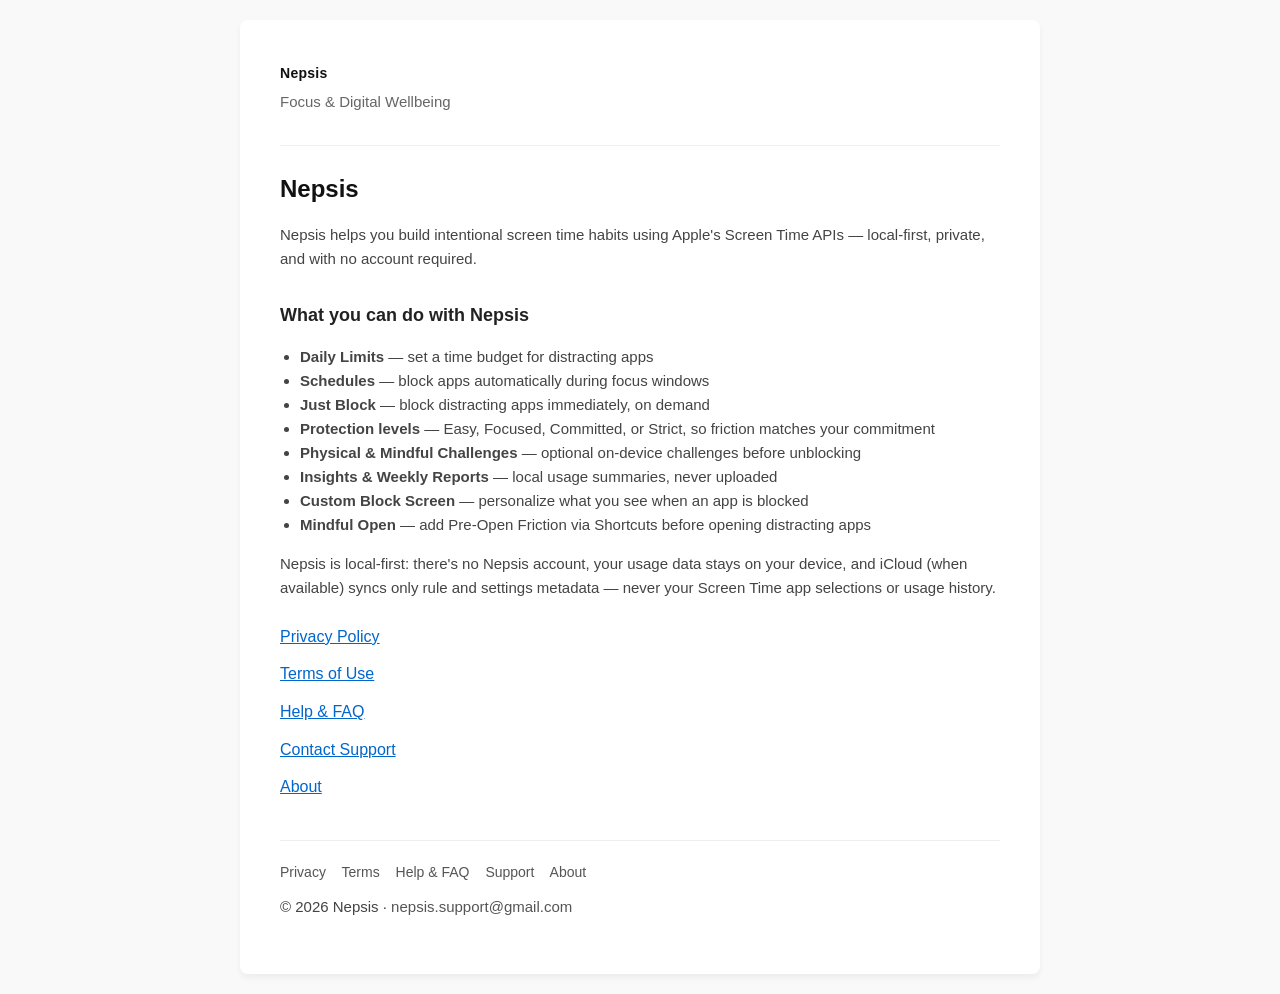
<file: index.html>
<!DOCTYPE html>
<html lang="en">
<head>
    <meta charset="UTF-8">
    <meta name="viewport" content="width=device-width, initial-scale=1.0">
    <title>Nepsis — Focus &amp; Digital Wellbeing</title>
    <link rel="stylesheet" href="/assets/site.css">
</head>
<body>
<div class="container">
    <header class="site-header">
        <a class="site-brand" href="./">Nepsis</a>
        <p class="tagline">Focus &amp; Digital Wellbeing</p>
    </header>

    <h1>Nepsis</h1>
    <p>Nepsis helps you build intentional screen time habits using Apple's Screen Time APIs — local-first, private, and with no account required.</p>

    <h2>What you can do with Nepsis</h2>
    <ul>
        <li><strong>Daily Limits</strong> — set a time budget for distracting apps</li>
        <li><strong>Schedules</strong> — block apps automatically during focus windows</li>
        <li><strong>Just Block</strong> — block distracting apps immediately, on demand</li>
        <li><strong>Protection levels</strong> — Easy, Focused, Committed, or Strict, so friction matches your commitment</li>
        <li><strong>Physical &amp; Mindful Challenges</strong> — optional on-device challenges before unblocking</li>
        <li><strong>Insights &amp; Weekly Reports</strong> — local usage summaries, never uploaded</li>
        <li><strong>Custom Block Screen</strong> — personalize what you see when an app is blocked</li>
        <li><strong>Mindful Open</strong> — add Pre-Open Friction via Shortcuts before opening distracting apps</li>
    </ul>

    <p>Nepsis is local-first: there's no Nepsis account, your usage data stays on your device, and iCloud (when available) syncs only rule and settings metadata — never your Screen Time app selections or usage history.</p>

    <ul class="landing-links">
        <li><a href="/privacy/">Privacy Policy</a></li>
        <li><a href="/terms/">Terms of Use</a></li>
        <li><a href="/help/">Help &amp; FAQ</a></li>
        <li><a href="/support/">Contact Support</a></li>
        <li><a href="/about/">About</a></li>
    </ul>

    <footer class="site-footer">
        <a href="/privacy/">Privacy</a>
        <a href="/terms/">Terms</a>
        <a href="/help/">Help &amp; FAQ</a>
        <a href="/support/">Support</a>
        <a href="/about/">About</a>
        <p style="margin-top: 12px;">© 2026 Nepsis · <a href="mailto:nepsis.support@gmail.com">nepsis.support@gmail.com</a></p>
    </footer>
</div>
</body>
</html>
</file>
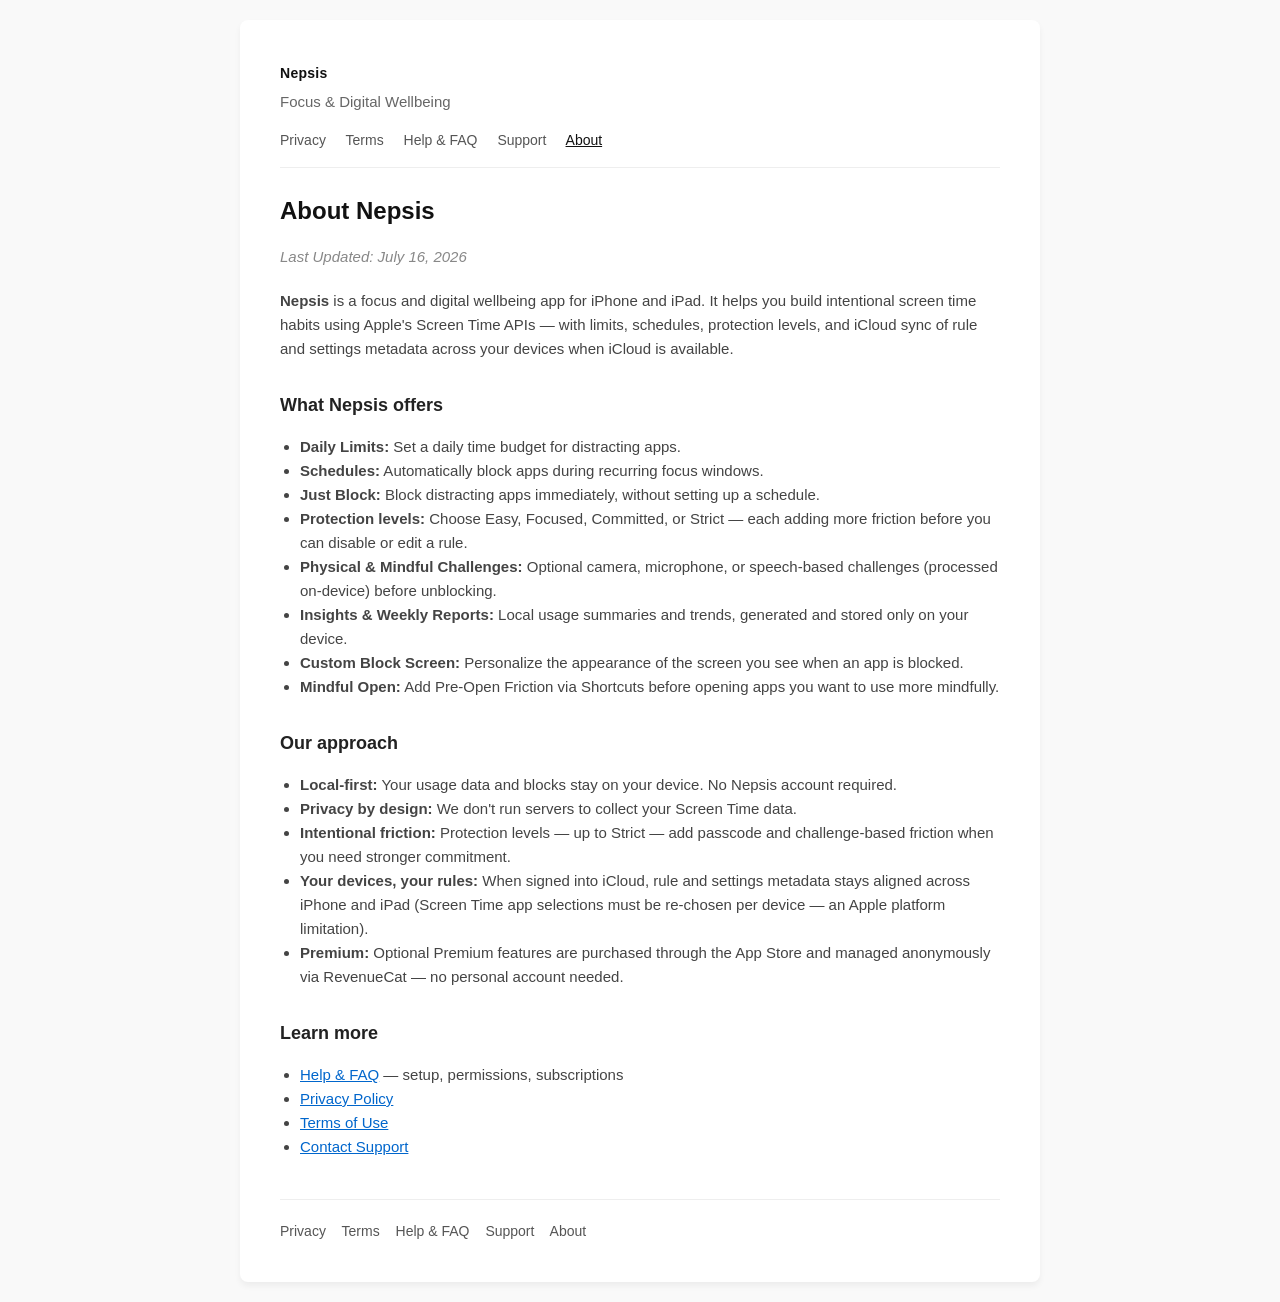
<file: about/index.html>
<!DOCTYPE html>
<html lang="en">
<head>
    <meta charset="UTF-8">
    <meta name="viewport" content="width=device-width, initial-scale=1.0">
    <title>About — Nepsis</title>
    <link rel="stylesheet" href="../assets/site.css">
</head>
<body>
<div class="container">
    <header class="site-header">
        <a class="site-brand" href="../">Nepsis</a>
        <p class="tagline">Focus &amp; Digital Wellbeing</p>
        <nav class="site-nav" aria-label="Site">
            <a href="../privacy/">Privacy</a>
            <a href="../terms/">Terms</a>
            <a href="../help/">Help &amp; FAQ</a>
            <a href="../support/">Support</a>
            <a href="../about/" class="active">About</a>
        </nav>
    </header>

    <h1>About Nepsis</h1>
    <p class="date">Last Updated: July 16, 2026</p>

    <p><strong>Nepsis</strong> is a focus and digital wellbeing app for iPhone and iPad. It helps you build intentional screen time habits using Apple's Screen Time APIs — with limits, schedules, protection levels, and iCloud sync of rule and settings metadata across your devices when iCloud is available.</p>

    <h2>What Nepsis offers</h2>
    <ul>
        <li><strong>Daily Limits:</strong> Set a daily time budget for distracting apps.</li>
        <li><strong>Schedules:</strong> Automatically block apps during recurring focus windows.</li>
        <li><strong>Just Block:</strong> Block distracting apps immediately, without setting up a schedule.</li>
        <li><strong>Protection levels:</strong> Choose Easy, Focused, Committed, or Strict — each adding more friction before you can disable or edit a rule.</li>
        <li><strong>Physical &amp; Mindful Challenges:</strong> Optional camera, microphone, or speech-based challenges (processed on-device) before unblocking.</li>
        <li><strong>Insights &amp; Weekly Reports:</strong> Local usage summaries and trends, generated and stored only on your device.</li>
        <li><strong>Custom Block Screen:</strong> Personalize the appearance of the screen you see when an app is blocked.</li>
        <li><strong>Mindful Open:</strong> Add Pre-Open Friction via Shortcuts before opening apps you want to use more mindfully.</li>
    </ul>

    <h2>Our approach</h2>
    <ul>
        <li><strong>Local-first:</strong> Your usage data and blocks stay on your device. No Nepsis account required.</li>
        <li><strong>Privacy by design:</strong> We don't run servers to collect your Screen Time data.</li>
        <li><strong>Intentional friction:</strong> Protection levels — up to Strict — add passcode and challenge-based friction when you need stronger commitment.</li>
        <li><strong>Your devices, your rules:</strong> When signed into iCloud, rule and settings metadata stays aligned across iPhone and iPad (Screen Time app selections must be re-chosen per device — an Apple platform limitation).</li>
        <li><strong>Premium:</strong> Optional Premium features are purchased through the App Store and managed anonymously via RevenueCat — no personal account needed.</li>
    </ul>

    <h2>Learn more</h2>
    <ul>
        <li><a href="../help/">Help &amp; FAQ</a> — setup, permissions, subscriptions</li>
        <li><a href="../privacy/">Privacy Policy</a></li>
        <li><a href="../terms/">Terms of Use</a></li>
        <li><a href="../support/">Contact Support</a></li>
    </ul>

    <footer class="site-footer">
        <a href="../privacy/">Privacy</a>
        <a href="../terms/">Terms</a>
        <a href="../help/">Help &amp; FAQ</a>
        <a href="../support/">Support</a>
        <a href="../about/">About</a>
    </footer>
</div>
</body>
</html>
</file>
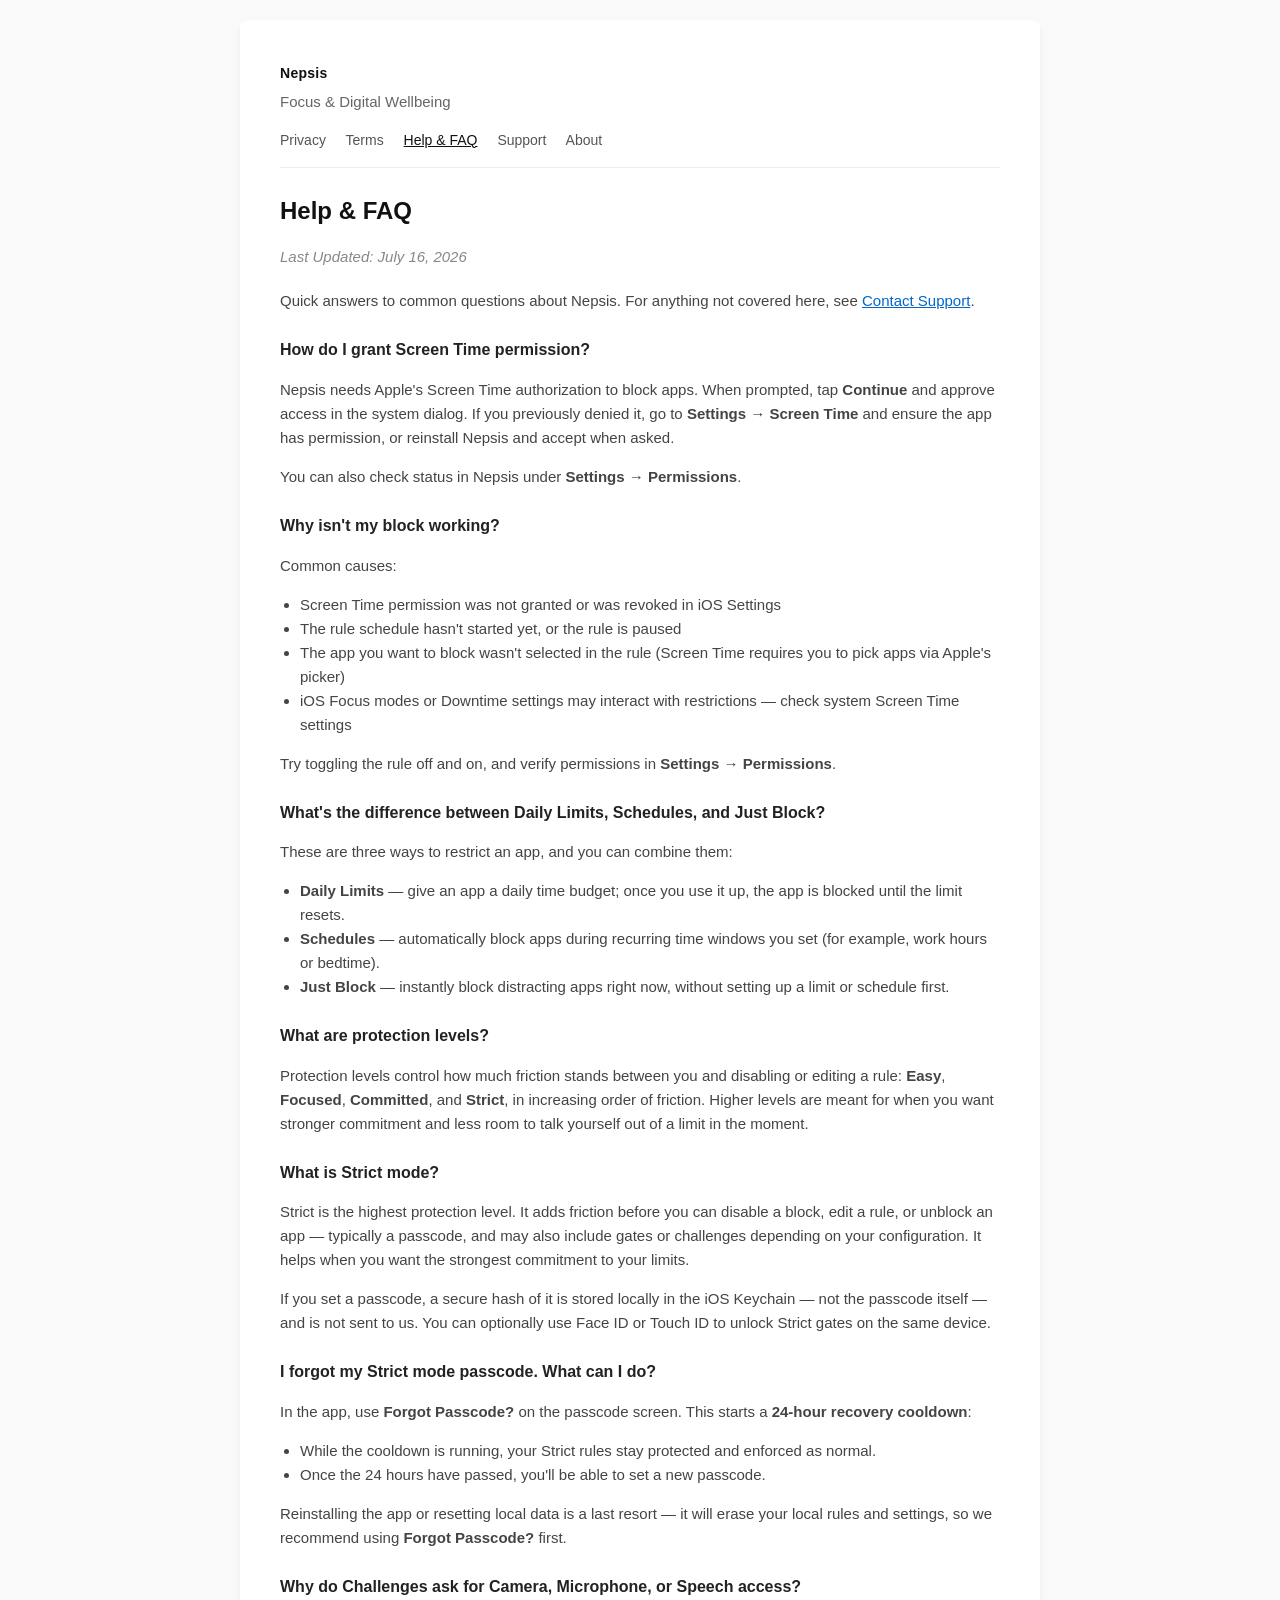
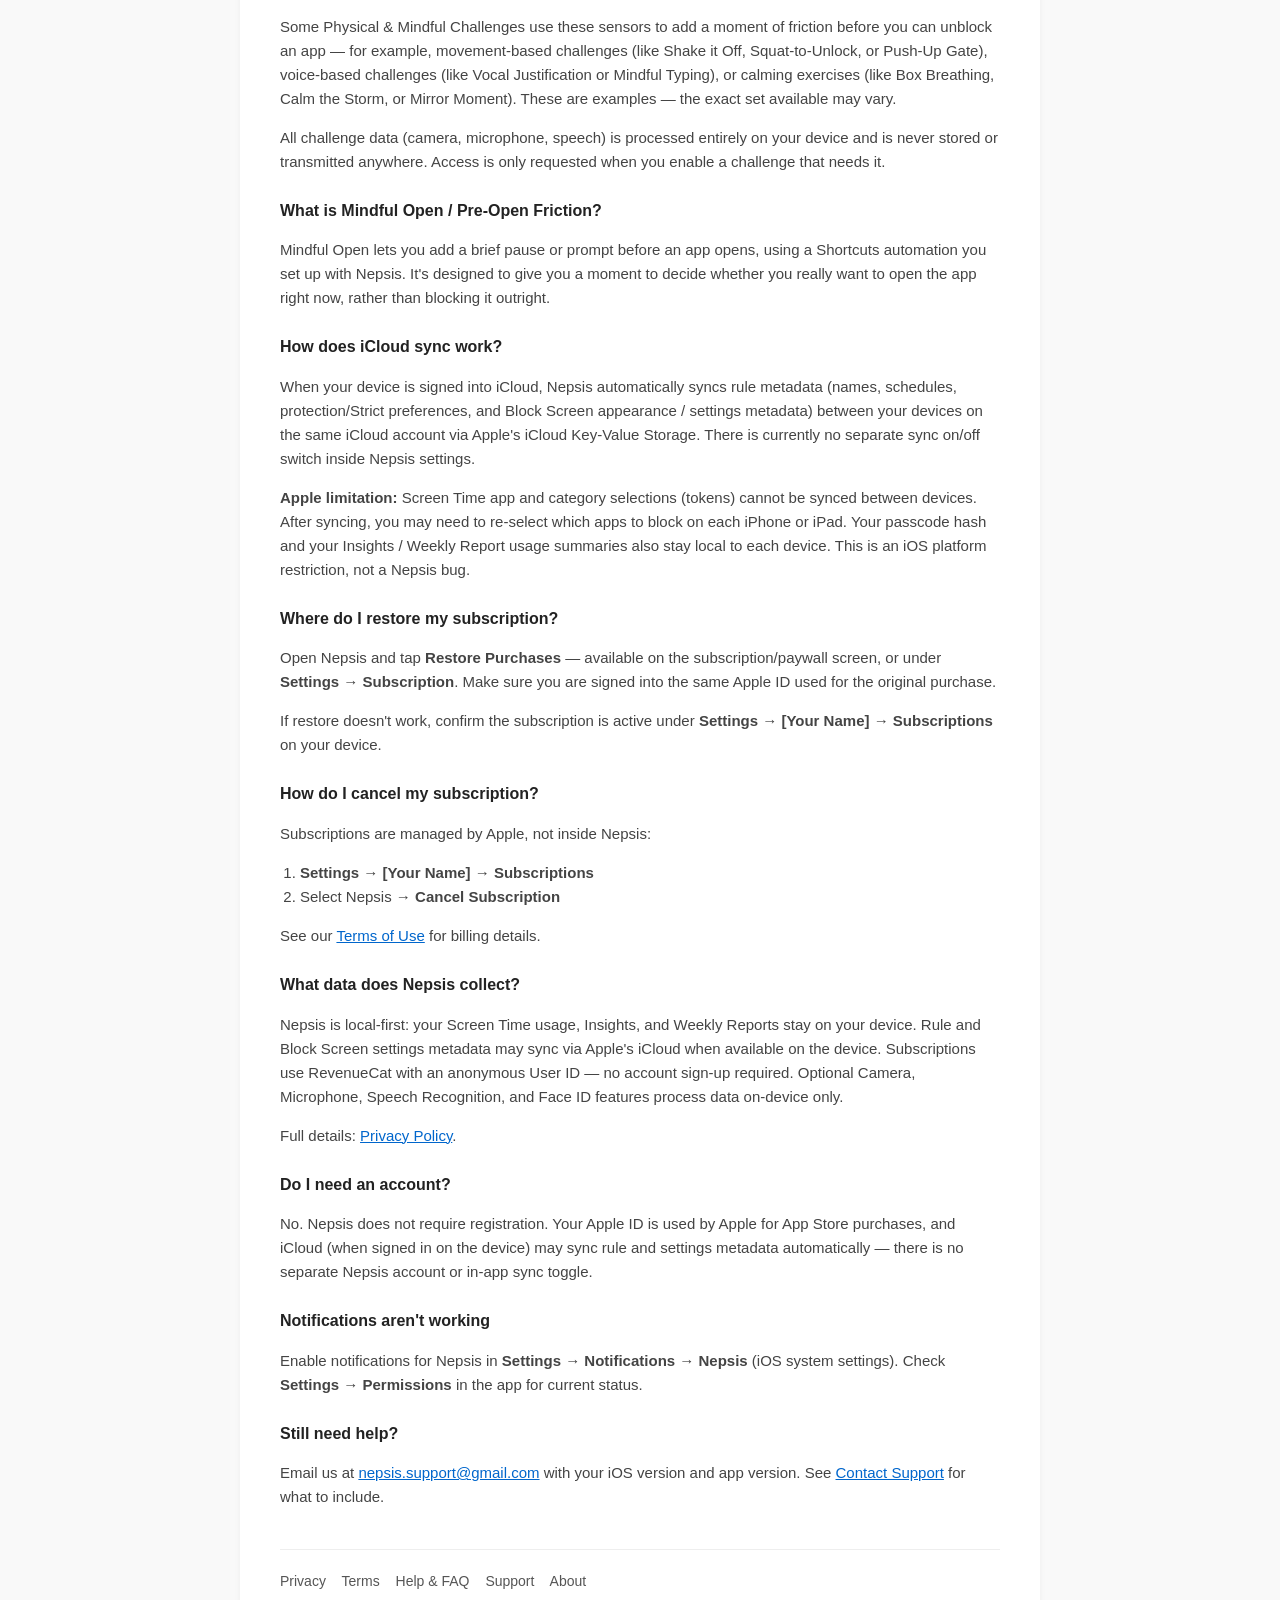
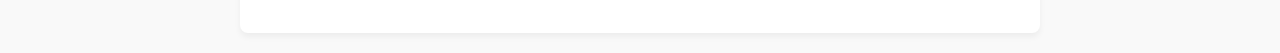
<file: help/index.html>
<!DOCTYPE html>
<html lang="en">
<head>
    <meta charset="UTF-8">
    <meta name="viewport" content="width=device-width, initial-scale=1.0">
    <title>Help &amp; FAQ — Nepsis</title>
    <link rel="stylesheet" href="../assets/site.css">
</head>
<body>
<div class="container">
    <header class="site-header">
        <a class="site-brand" href="../">Nepsis</a>
        <p class="tagline">Focus &amp; Digital Wellbeing</p>
        <nav class="site-nav" aria-label="Site">
            <a href="../privacy/">Privacy</a>
            <a href="../terms/">Terms</a>
            <a href="../help/" class="active">Help &amp; FAQ</a>
            <a href="../support/">Support</a>
            <a href="../about/">About</a>
        </nav>
    </header>

    <h1>Help &amp; FAQ</h1>
    <p class="date">Last Updated: July 16, 2026</p>

    <p>Quick answers to common questions about Nepsis. For anything not covered here, see <a href="../support/">Contact Support</a>.</p>

    <div class="faq-item">
        <h3>How do I grant Screen Time permission?</h3>
        <p>Nepsis needs Apple's Screen Time authorization to block apps. When prompted, tap <strong>Continue</strong> and approve access in the system dialog. If you previously denied it, go to <strong>Settings → Screen Time</strong> and ensure the app has permission, or reinstall Nepsis and accept when asked.</p>
        <p>You can also check status in Nepsis under <strong>Settings → Permissions</strong>.</p>
    </div>

    <div class="faq-item">
        <h3>Why isn't my block working?</h3>
        <p>Common causes:</p>
        <ul>
            <li>Screen Time permission was not granted or was revoked in iOS Settings</li>
            <li>The rule schedule hasn't started yet, or the rule is paused</li>
            <li>The app you want to block wasn't selected in the rule (Screen Time requires you to pick apps via Apple's picker)</li>
            <li>iOS Focus modes or Downtime settings may interact with restrictions — check system Screen Time settings</li>
        </ul>
        <p>Try toggling the rule off and on, and verify permissions in <strong>Settings → Permissions</strong>.</p>
    </div>

    <div class="faq-item">
        <h3>What's the difference between Daily Limits, Schedules, and Just Block?</h3>
        <p>These are three ways to restrict an app, and you can combine them:</p>
        <ul>
            <li><strong>Daily Limits</strong> — give an app a daily time budget; once you use it up, the app is blocked until the limit resets.</li>
            <li><strong>Schedules</strong> — automatically block apps during recurring time windows you set (for example, work hours or bedtime).</li>
            <li><strong>Just Block</strong> — instantly block distracting apps right now, without setting up a limit or schedule first.</li>
        </ul>
    </div>

    <div class="faq-item">
        <h3>What are protection levels?</h3>
        <p>Protection levels control how much friction stands between you and disabling or editing a rule: <strong>Easy</strong>, <strong>Focused</strong>, <strong>Committed</strong>, and <strong>Strict</strong>, in increasing order of friction. Higher levels are meant for when you want stronger commitment and less room to talk yourself out of a limit in the moment.</p>
    </div>

    <div class="faq-item">
        <h3>What is Strict mode?</h3>
        <p>Strict is the highest protection level. It adds friction before you can disable a block, edit a rule, or unblock an app — typically a passcode, and may also include gates or challenges depending on your configuration. It helps when you want the strongest commitment to your limits.</p>
        <p>If you set a passcode, a secure hash of it is stored locally in the iOS Keychain — not the passcode itself — and is not sent to us. You can optionally use Face ID or Touch ID to unlock Strict gates on the same device.</p>
    </div>

    <div class="faq-item">
        <h3>I forgot my Strict mode passcode. What can I do?</h3>
        <p>In the app, use <strong>Forgot Passcode?</strong> on the passcode screen. This starts a <strong>24-hour recovery cooldown</strong>:</p>
        <ul>
            <li>While the cooldown is running, your Strict rules stay protected and enforced as normal.</li>
            <li>Once the 24 hours have passed, you'll be able to set a new passcode.</li>
        </ul>
        <p>Reinstalling the app or resetting local data is a last resort — it will erase your local rules and settings, so we recommend using <strong>Forgot Passcode?</strong> first.</p>
    </div>

    <div class="faq-item">
        <h3>Why do Challenges ask for Camera, Microphone, or Speech access?</h3>
        <p>Some Physical &amp; Mindful Challenges use these sensors to add a moment of friction before you can unblock an app — for example, movement-based challenges (like Shake it Off, Squat-to-Unlock, or Push-Up Gate), voice-based challenges (like Vocal Justification or Mindful Typing), or calming exercises (like Box Breathing, Calm the Storm, or Mirror Moment). These are examples — the exact set available may vary.</p>
        <p>All challenge data (camera, microphone, speech) is processed entirely on your device and is never stored or transmitted anywhere. Access is only requested when you enable a challenge that needs it.</p>
    </div>

    <div class="faq-item">
        <h3>What is Mindful Open / Pre-Open Friction?</h3>
        <p>Mindful Open lets you add a brief pause or prompt before an app opens, using a Shortcuts automation you set up with Nepsis. It's designed to give you a moment to decide whether you really want to open the app right now, rather than blocking it outright.</p>
    </div>

    <div class="faq-item">
        <h3>How does iCloud sync work?</h3>
        <p>When your device is signed into iCloud, Nepsis automatically syncs rule metadata (names, schedules, protection/Strict preferences, and Block Screen appearance / settings metadata) between your devices on the same iCloud account via Apple's iCloud Key-Value Storage. There is currently no separate sync on/off switch inside Nepsis settings.</p>
        <p><strong>Apple limitation:</strong> Screen Time app and category selections (tokens) cannot be synced between devices. After syncing, you may need to re-select which apps to block on each iPhone or iPad. Your passcode hash and your Insights / Weekly Report usage summaries also stay local to each device. This is an iOS platform restriction, not a Nepsis bug.</p>
    </div>

    <div class="faq-item">
        <h3>Where do I restore my subscription?</h3>
        <p>Open Nepsis and tap <strong>Restore Purchases</strong> — available on the subscription/paywall screen, or under <strong>Settings → Subscription</strong>. Make sure you are signed into the same Apple ID used for the original purchase.</p>
        <p>If restore doesn't work, confirm the subscription is active under <strong>Settings → [Your Name] → Subscriptions</strong> on your device.</p>
    </div>

    <div class="faq-item">
        <h3>How do I cancel my subscription?</h3>
        <p>Subscriptions are managed by Apple, not inside Nepsis:</p>
        <ol>
            <li><strong>Settings → [Your Name] → Subscriptions</strong></li>
            <li>Select Nepsis → <strong>Cancel Subscription</strong></li>
        </ol>
        <p>See our <a href="../terms/">Terms of Use</a> for billing details.</p>
    </div>

    <div class="faq-item">
        <h3>What data does Nepsis collect?</h3>
        <p>Nepsis is local-first: your Screen Time usage, Insights, and Weekly Reports stay on your device. Rule and Block Screen settings metadata may sync via Apple's iCloud when available on the device. Subscriptions use RevenueCat with an anonymous User ID — no account sign-up required. Optional Camera, Microphone, Speech Recognition, and Face ID features process data on-device only.</p>
        <p>Full details: <a href="../privacy/">Privacy Policy</a>.</p>
    </div>

    <div class="faq-item">
        <h3>Do I need an account?</h3>
        <p>No. Nepsis does not require registration. Your Apple ID is used by Apple for App Store purchases, and iCloud (when signed in on the device) may sync rule and settings metadata automatically — there is no separate Nepsis account or in-app sync toggle.</p>
    </div>

    <div class="faq-item">
        <h3>Notifications aren't working</h3>
        <p>Enable notifications for Nepsis in <strong>Settings → Notifications → Nepsis</strong> (iOS system settings). Check <strong>Settings → Permissions</strong> in the app for current status.</p>
    </div>

    <div class="faq-item">
        <h3>Still need help?</h3>
        <p>Email us at <a href="mailto:nepsis.support@gmail.com">nepsis.support@gmail.com</a> with your iOS version and app version. See <a href="../support/">Contact Support</a> for what to include.</p>
    </div>

    <footer class="site-footer">
        <a href="../privacy/">Privacy</a>
        <a href="../terms/">Terms</a>
        <a href="../help/">Help &amp; FAQ</a>
        <a href="../support/">Support</a>
        <a href="../about/">About</a>
    </footer>
</div>
</body>
</html>
</file>
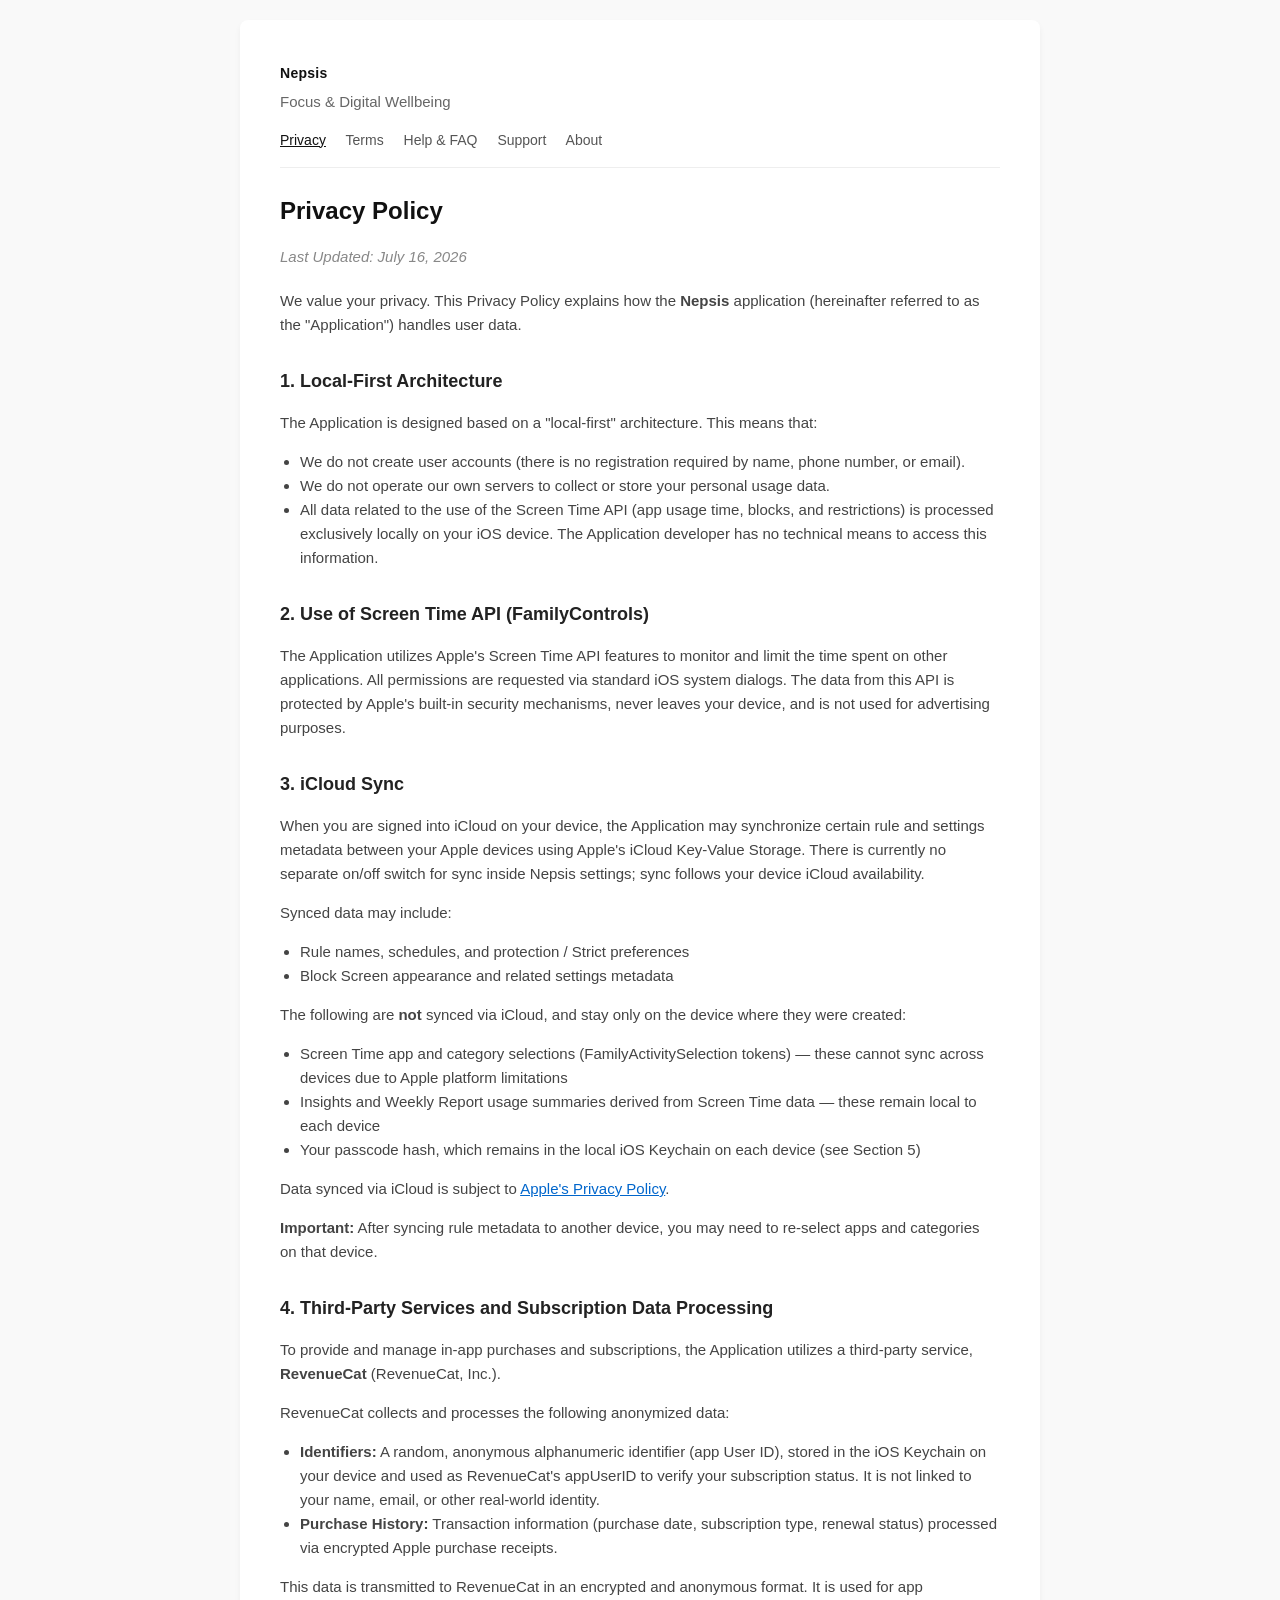
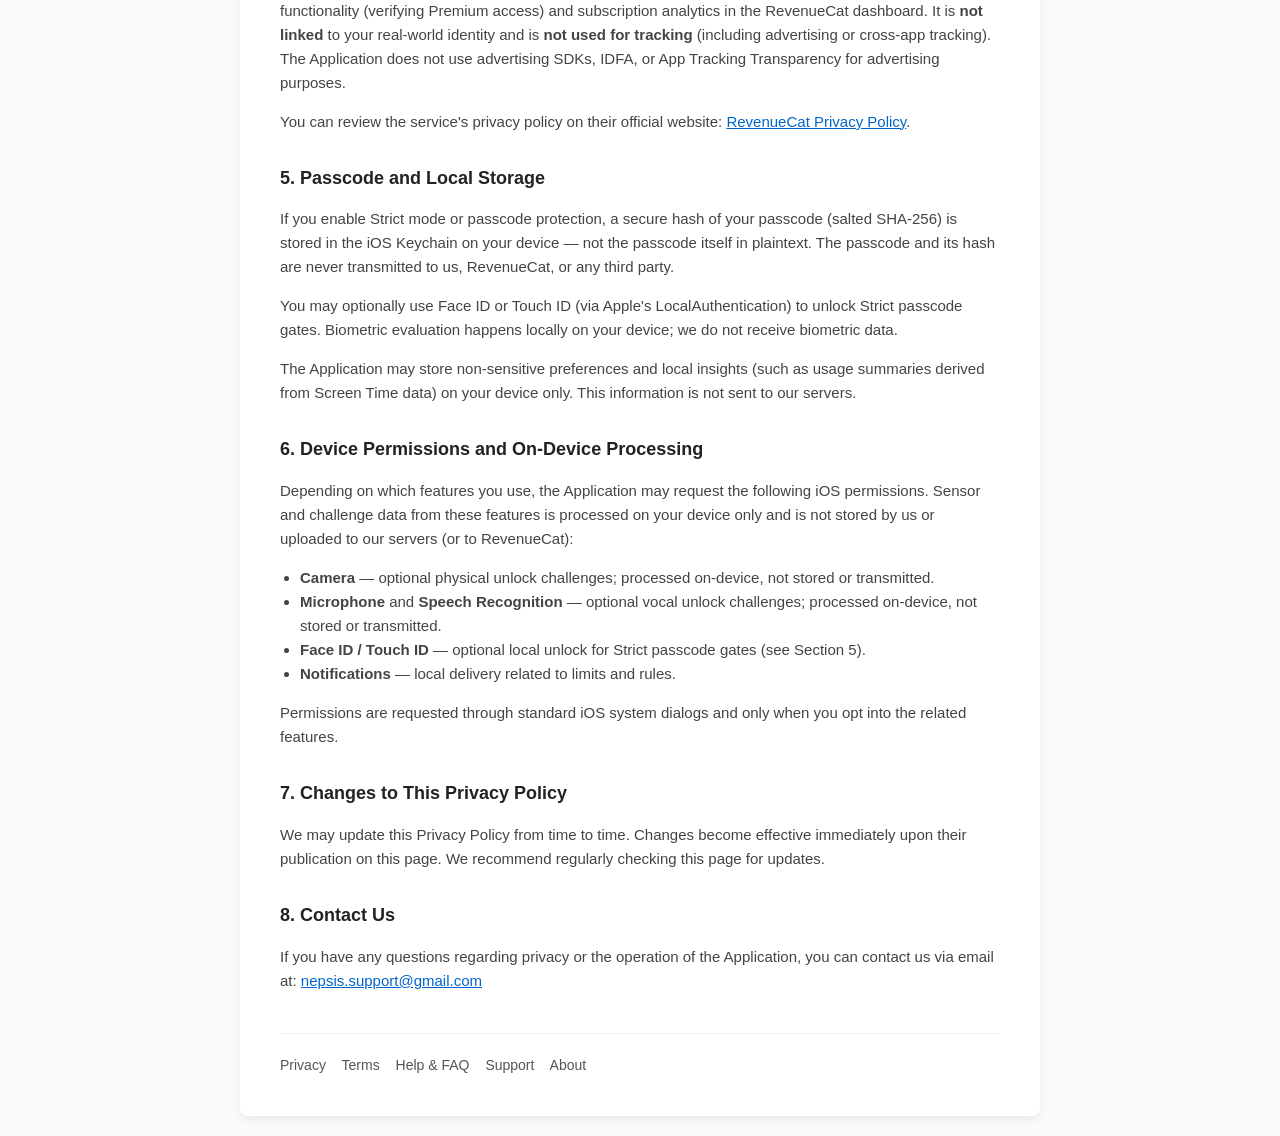
<file: privacy/index.html>
<!DOCTYPE html>
<html lang="en">
<head>
    <meta charset="UTF-8">
    <meta name="viewport" content="width=device-width, initial-scale=1.0">
    <title>Privacy Policy — Nepsis</title>
    <link rel="stylesheet" href="../assets/site.css">
</head>
<body>
<div class="container">
    <header class="site-header">
        <a class="site-brand" href="../">Nepsis</a>
        <p class="tagline">Focus &amp; Digital Wellbeing</p>
        <nav class="site-nav" aria-label="Site">
            <a href="../privacy/" class="active">Privacy</a>
            <a href="../terms/">Terms</a>
            <a href="../help/">Help &amp; FAQ</a>
            <a href="../support/">Support</a>
            <a href="../about/">About</a>
        </nav>
    </header>

    <h1>Privacy Policy</h1>
    <p class="date">Last Updated: July 16, 2026</p>

    <p>We value your privacy. This Privacy Policy explains how the <strong>Nepsis</strong> application (hereinafter referred to as the "Application") handles user data.</p>

    <h2>1. Local-First Architecture</h2>
    <p>The Application is designed based on a "local-first" architecture. This means that:</p>
    <ul>
        <li>We do not create user accounts (there is no registration required by name, phone number, or email).</li>
        <li>We do not operate our own servers to collect or store your personal usage data.</li>
        <li>All data related to the use of the Screen Time API (app usage time, blocks, and restrictions) is processed exclusively locally on your iOS device. The Application developer has no technical means to access this information.</li>
    </ul>

    <h2>2. Use of Screen Time API (FamilyControls)</h2>
    <p>The Application utilizes Apple's Screen Time API features to monitor and limit the time spent on other applications. All permissions are requested via standard iOS system dialogs. The data from this API is protected by Apple's built-in security mechanisms, never leaves your device, and is not used for advertising purposes.</p>

    <h2>3. iCloud Sync</h2>
    <p>When you are signed into iCloud on your device, the Application may synchronize certain rule and settings metadata between your Apple devices using Apple's iCloud Key-Value Storage. There is currently no separate on/off switch for sync inside Nepsis settings; sync follows your device iCloud availability.</p>
    <p>Synced data may include:</p>
    <ul>
        <li>Rule names, schedules, and protection / Strict preferences</li>
        <li>Block Screen appearance and related settings metadata</li>
    </ul>
    <p>The following are <strong>not</strong> synced via iCloud, and stay only on the device where they were created:</p>
    <ul>
        <li>Screen Time app and category selections (FamilyActivitySelection tokens) — these cannot sync across devices due to Apple platform limitations</li>
        <li>Insights and Weekly Report usage summaries derived from Screen Time data — these remain local to each device</li>
        <li>Your passcode hash, which remains in the local iOS Keychain on each device (see Section 5)</li>
    </ul>
    <p>Data synced via iCloud is subject to <a href="https://www.apple.com/legal/privacy/" target="_blank" rel="noopener">Apple's Privacy Policy</a>.</p>
    <p><strong>Important:</strong> After syncing rule metadata to another device, you may need to re-select apps and categories on that device.</p>

    <h2>4. Third-Party Services and Subscription Data Processing</h2>
    <p>To provide and manage in-app purchases and subscriptions, the Application utilizes a third-party service, <strong>RevenueCat</strong> (RevenueCat, Inc.).</p>
    <p>RevenueCat collects and processes the following anonymized data:</p>
    <ul>
        <li><strong>Identifiers:</strong> A random, anonymous alphanumeric identifier (app User ID), stored in the iOS Keychain on your device and used as RevenueCat's appUserID to verify your subscription status. It is not linked to your name, email, or other real-world identity.</li>
        <li><strong>Purchase History:</strong> Transaction information (purchase date, subscription type, renewal status) processed via encrypted Apple purchase receipts.</li>
    </ul>
    <p>This data is transmitted to RevenueCat in an encrypted and anonymous format. It is used for app functionality (verifying Premium access) and subscription analytics in the RevenueCat dashboard. It is <strong>not linked</strong> to your real-world identity and is <strong>not used for tracking</strong> (including advertising or cross-app tracking). The Application does not use advertising SDKs, IDFA, or App Tracking Transparency for advertising purposes.</p>
    <p>You can review the service's privacy policy on their official website: <a href="https://www.revenuecat.com/privacy" target="_blank" rel="noopener">RevenueCat Privacy Policy</a>.</p>

    <h2>5. Passcode and Local Storage</h2>
    <p>If you enable Strict mode or passcode protection, a secure hash of your passcode (salted SHA-256) is stored in the iOS Keychain on your device — not the passcode itself in plaintext. The passcode and its hash are never transmitted to us, RevenueCat, or any third party.</p>
    <p>You may optionally use Face ID or Touch ID (via Apple's LocalAuthentication) to unlock Strict passcode gates. Biometric evaluation happens locally on your device; we do not receive biometric data.</p>
    <p>The Application may store non-sensitive preferences and local insights (such as usage summaries derived from Screen Time data) on your device only. This information is not sent to our servers.</p>

    <h2>6. Device Permissions and On-Device Processing</h2>
    <p>Depending on which features you use, the Application may request the following iOS permissions. Sensor and challenge data from these features is processed on your device only and is not stored by us or uploaded to our servers (or to RevenueCat):</p>
    <ul>
        <li><strong>Camera</strong> — optional physical unlock challenges; processed on-device, not stored or transmitted.</li>
        <li><strong>Microphone</strong> and <strong>Speech Recognition</strong> — optional vocal unlock challenges; processed on-device, not stored or transmitted.</li>
        <li><strong>Face ID / Touch ID</strong> — optional local unlock for Strict passcode gates (see Section 5).</li>
        <li><strong>Notifications</strong> — local delivery related to limits and rules.</li>
    </ul>
    <p>Permissions are requested through standard iOS system dialogs and only when you opt into the related features.</p>

    <h2>7. Changes to This Privacy Policy</h2>
    <p>We may update this Privacy Policy from time to time. Changes become effective immediately upon their publication on this page. We recommend regularly checking this page for updates.</p>

    <h2>8. Contact Us</h2>
    <p>If you have any questions regarding privacy or the operation of the Application, you can contact us via email at: <a href="mailto:nepsis.support@gmail.com">nepsis.support@gmail.com</a></p>

    <footer class="site-footer">
        <a href="../privacy/">Privacy</a>
        <a href="../terms/">Terms</a>
        <a href="../help/">Help &amp; FAQ</a>
        <a href="../support/">Support</a>
        <a href="../about/">About</a>
    </footer>
</div>
</body>
</html>
</file>
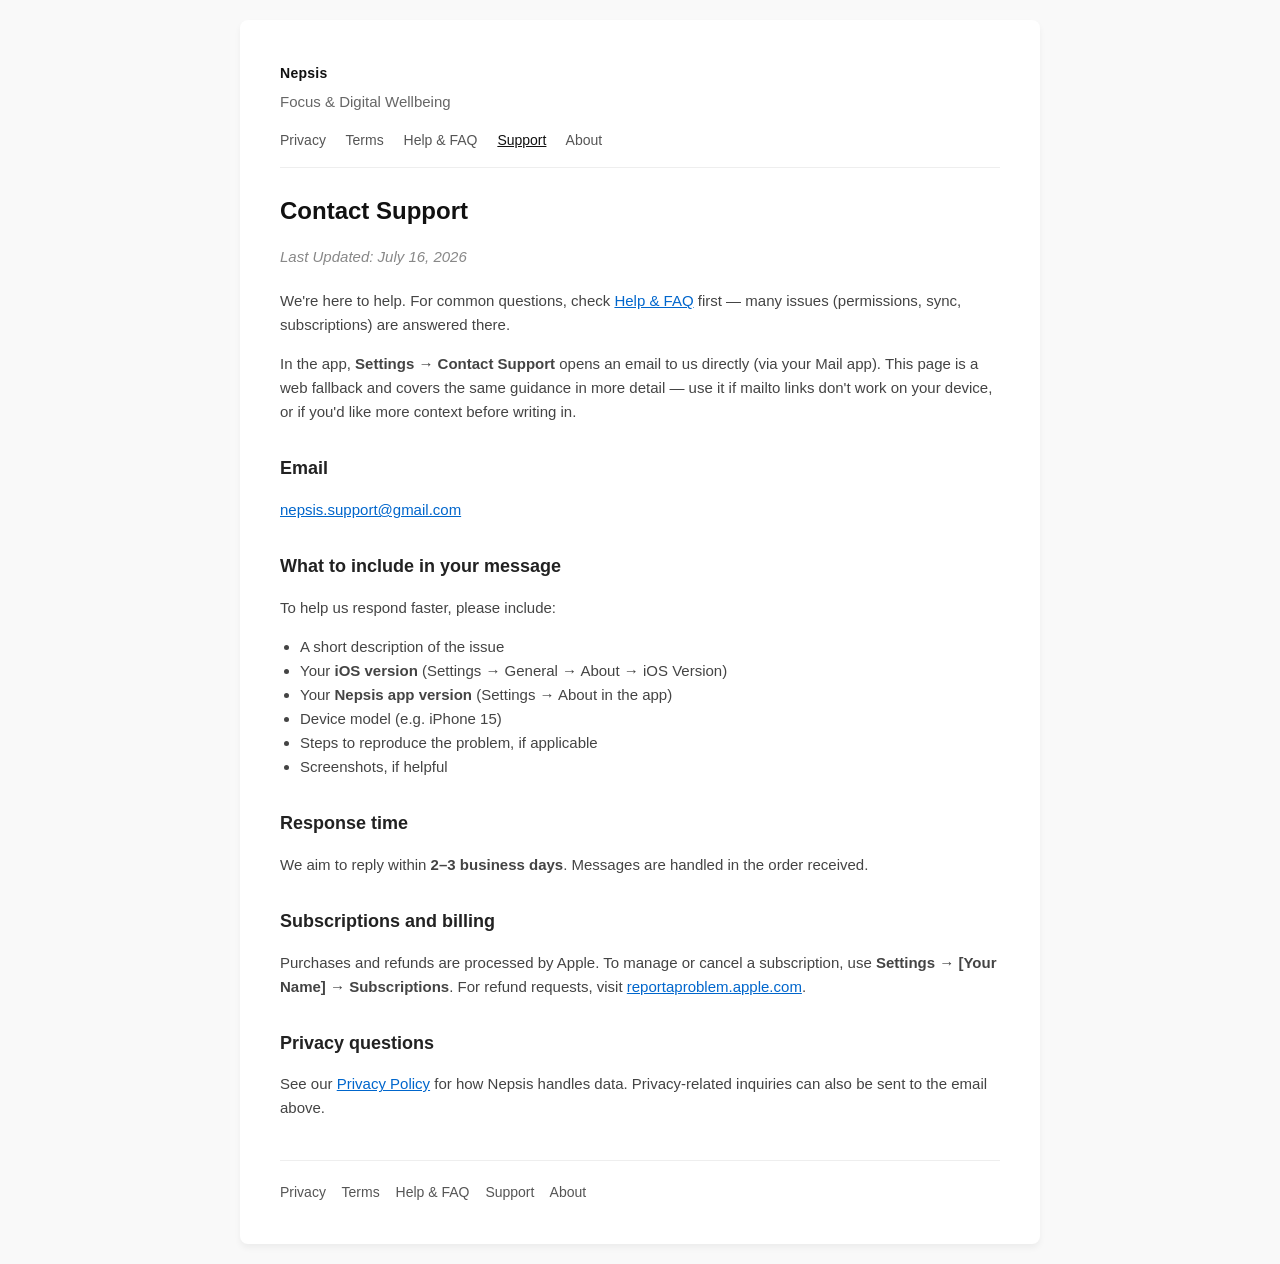
<file: support/index.html>
<!DOCTYPE html>
<html lang="en">
<head>
    <meta charset="UTF-8">
    <meta name="viewport" content="width=device-width, initial-scale=1.0">
    <title>Contact Support — Nepsis</title>
    <link rel="stylesheet" href="../assets/site.css">
</head>
<body>
<div class="container">
    <header class="site-header">
        <a class="site-brand" href="../">Nepsis</a>
        <p class="tagline">Focus &amp; Digital Wellbeing</p>
        <nav class="site-nav" aria-label="Site">
            <a href="../privacy/">Privacy</a>
            <a href="../terms/">Terms</a>
            <a href="../help/">Help &amp; FAQ</a>
            <a href="../support/" class="active">Support</a>
            <a href="../about/">About</a>
        </nav>
    </header>

    <h1>Contact Support</h1>
    <p class="date">Last Updated: July 16, 2026</p>

    <p>We're here to help. For common questions, check <a href="../help/">Help &amp; FAQ</a> first — many issues (permissions, sync, subscriptions) are answered there.</p>

    <p>In the app, <strong>Settings → Contact Support</strong> opens an email to us directly (via your Mail app). This page is a web fallback and covers the same guidance in more detail — use it if mailto links don't work on your device, or if you'd like more context before writing in.</p>

    <h2>Email</h2>
    <p>
        <a href="mailto:nepsis.support@gmail.com?subject=Nepsis%20Support%20Request">nepsis.support@gmail.com</a>
    </p>

    <h2>What to include in your message</h2>
    <p>To help us respond faster, please include:</p>
    <ul>
        <li>A short description of the issue</li>
        <li>Your <strong>iOS version</strong> (Settings → General → About → iOS Version)</li>
        <li>Your <strong>Nepsis app version</strong> (Settings → About in the app)</li>
        <li>Device model (e.g. iPhone 15)</li>
        <li>Steps to reproduce the problem, if applicable</li>
        <li>Screenshots, if helpful</li>
    </ul>

    <h2>Response time</h2>
    <p>We aim to reply within <strong>2–3 business days</strong>. Messages are handled in the order received.</p>

    <h2>Subscriptions and billing</h2>
    <p>Purchases and refunds are processed by Apple. To manage or cancel a subscription, use <strong>Settings → [Your Name] → Subscriptions</strong>. For refund requests, visit <a href="https://reportaproblem.apple.com/" target="_blank" rel="noopener">reportaproblem.apple.com</a>.</p>

    <h2>Privacy questions</h2>
    <p>See our <a href="../privacy/">Privacy Policy</a> for how Nepsis handles data. Privacy-related inquiries can also be sent to the email above.</p>

    <footer class="site-footer">
        <a href="../privacy/">Privacy</a>
        <a href="../terms/">Terms</a>
        <a href="../help/">Help &amp; FAQ</a>
        <a href="../support/">Support</a>
        <a href="../about/">About</a>
    </footer>
</div>
</body>
</html>
</file>
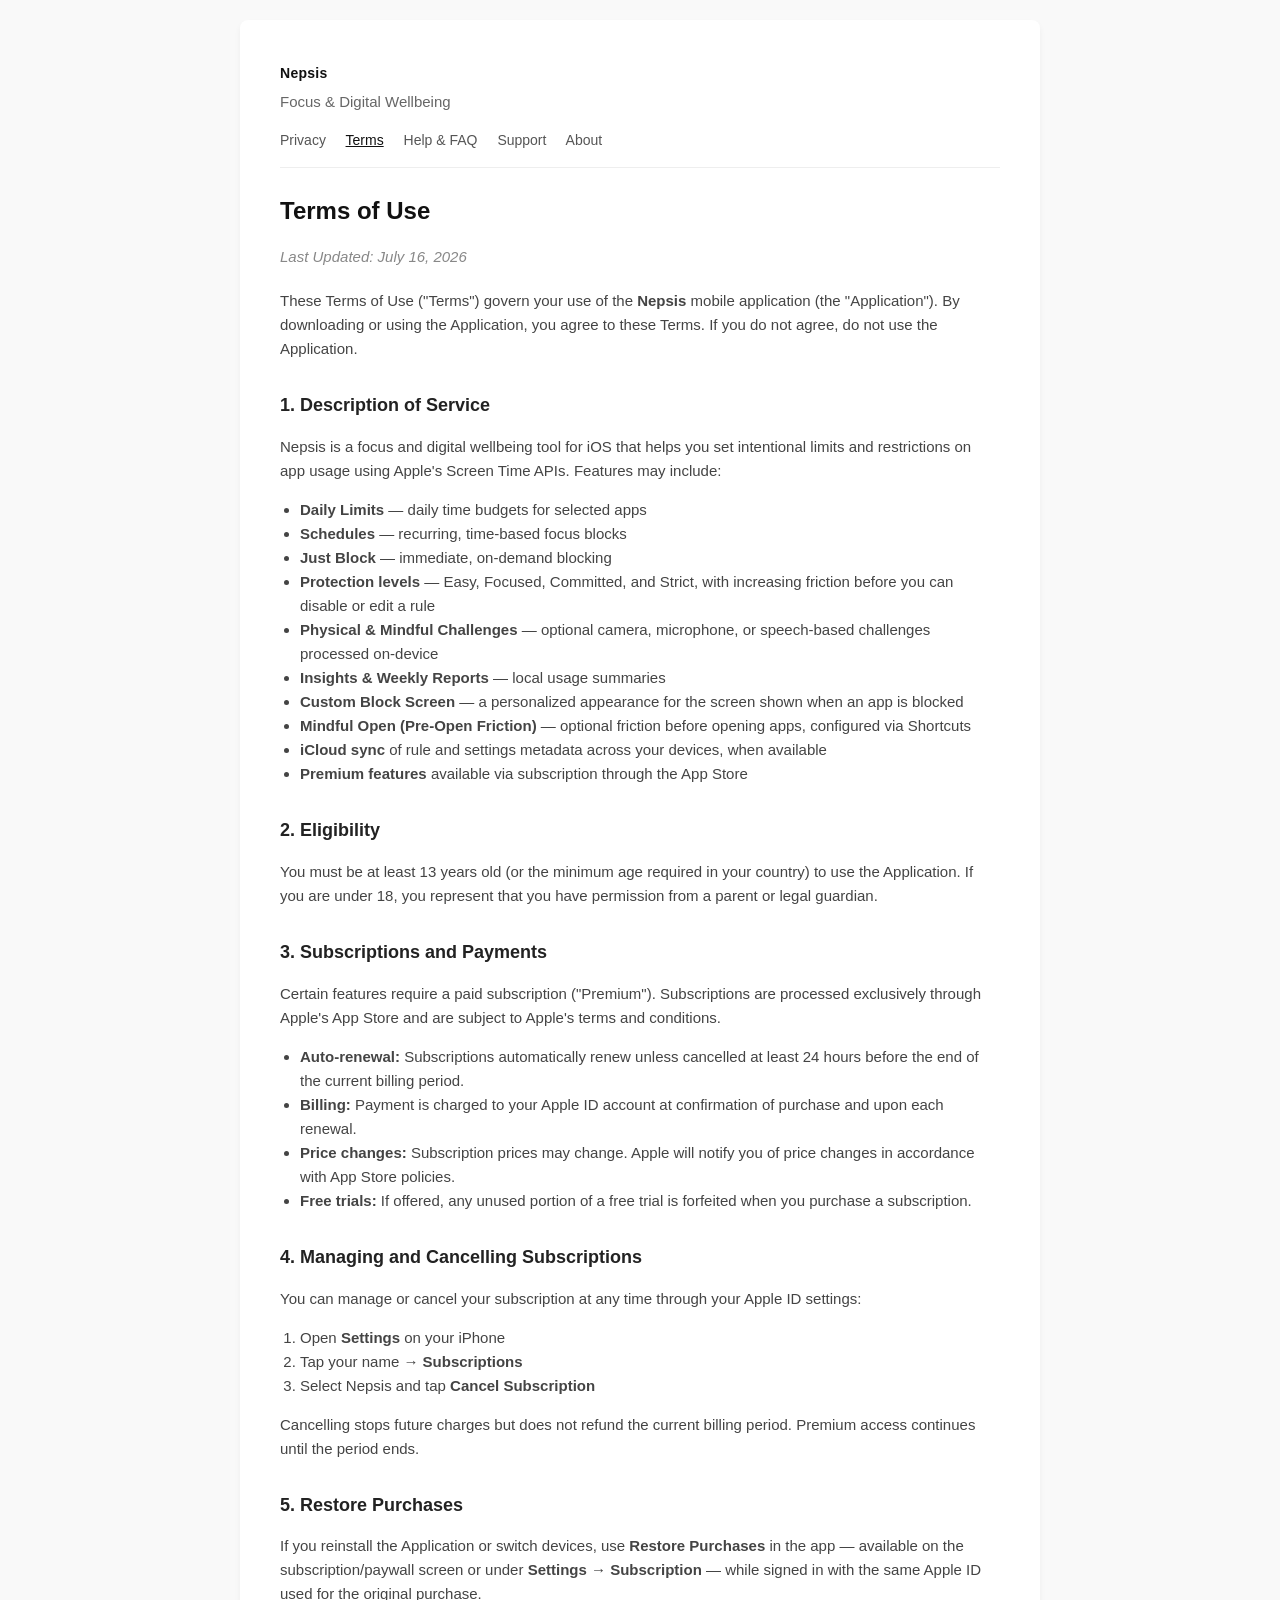
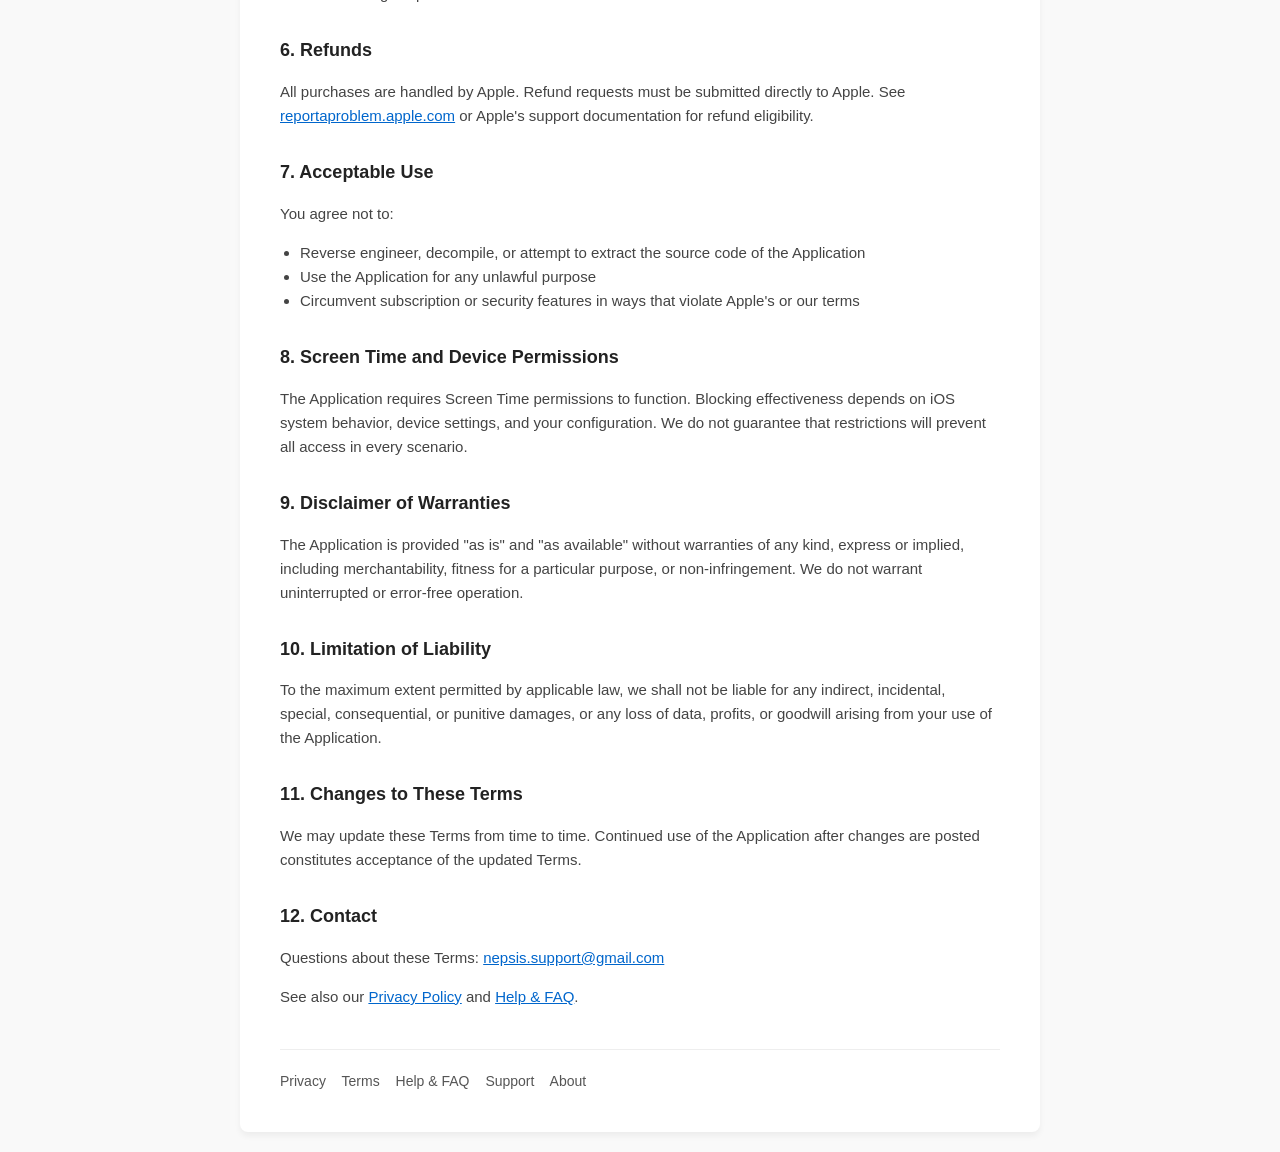
<file: terms/index.html>
<!DOCTYPE html>
<html lang="en">
<head>
    <meta charset="UTF-8">
    <meta name="viewport" content="width=device-width, initial-scale=1.0">
    <title>Terms of Use — Nepsis</title>
    <link rel="stylesheet" href="../assets/site.css">
</head>
<body>
<div class="container">
    <header class="site-header">
        <a class="site-brand" href="../">Nepsis</a>
        <p class="tagline">Focus &amp; Digital Wellbeing</p>
        <nav class="site-nav" aria-label="Site">
            <a href="../privacy/">Privacy</a>
            <a href="../terms/" class="active">Terms</a>
            <a href="../help/">Help &amp; FAQ</a>
            <a href="../support/">Support</a>
            <a href="../about/">About</a>
        </nav>
    </header>

    <h1>Terms of Use</h1>
    <p class="date">Last Updated: July 16, 2026</p>

    <p>These Terms of Use ("Terms") govern your use of the <strong>Nepsis</strong> mobile application (the "Application"). By downloading or using the Application, you agree to these Terms. If you do not agree, do not use the Application.</p>

    <h2>1. Description of Service</h2>
    <p>Nepsis is a focus and digital wellbeing tool for iOS that helps you set intentional limits and restrictions on app usage using Apple's Screen Time APIs. Features may include:</p>
    <ul>
        <li><strong>Daily Limits</strong> — daily time budgets for selected apps</li>
        <li><strong>Schedules</strong> — recurring, time-based focus blocks</li>
        <li><strong>Just Block</strong> — immediate, on-demand blocking</li>
        <li><strong>Protection levels</strong> — Easy, Focused, Committed, and Strict, with increasing friction before you can disable or edit a rule</li>
        <li><strong>Physical &amp; Mindful Challenges</strong> — optional camera, microphone, or speech-based challenges processed on-device</li>
        <li><strong>Insights &amp; Weekly Reports</strong> — local usage summaries</li>
        <li><strong>Custom Block Screen</strong> — a personalized appearance for the screen shown when an app is blocked</li>
        <li><strong>Mindful Open (Pre-Open Friction)</strong> — optional friction before opening apps, configured via Shortcuts</li>
        <li><strong>iCloud sync</strong> of rule and settings metadata across your devices, when available</li>
        <li><strong>Premium features</strong> available via subscription through the App Store</li>
    </ul>

    <h2>2. Eligibility</h2>
    <p>You must be at least 13 years old (or the minimum age required in your country) to use the Application. If you are under 18, you represent that you have permission from a parent or legal guardian.</p>

    <h2>3. Subscriptions and Payments</h2>
    <p>Certain features require a paid subscription ("Premium"). Subscriptions are processed exclusively through Apple's App Store and are subject to Apple's terms and conditions.</p>
    <ul>
        <li><strong>Auto-renewal:</strong> Subscriptions automatically renew unless cancelled at least 24 hours before the end of the current billing period.</li>
        <li><strong>Billing:</strong> Payment is charged to your Apple ID account at confirmation of purchase and upon each renewal.</li>
        <li><strong>Price changes:</strong> Subscription prices may change. Apple will notify you of price changes in accordance with App Store policies.</li>
        <li><strong>Free trials:</strong> If offered, any unused portion of a free trial is forfeited when you purchase a subscription.</li>
    </ul>

    <h2>4. Managing and Cancelling Subscriptions</h2>
    <p>You can manage or cancel your subscription at any time through your Apple ID settings:</p>
    <ol>
        <li>Open <strong>Settings</strong> on your iPhone</li>
        <li>Tap your name → <strong>Subscriptions</strong></li>
        <li>Select Nepsis and tap <strong>Cancel Subscription</strong></li>
    </ol>
    <p>Cancelling stops future charges but does not refund the current billing period. Premium access continues until the period ends.</p>

    <h2>5. Restore Purchases</h2>
    <p>If you reinstall the Application or switch devices, use <strong>Restore Purchases</strong> in the app — available on the subscription/paywall screen or under <strong>Settings → Subscription</strong> — while signed in with the same Apple ID used for the original purchase.</p>

    <h2>6. Refunds</h2>
    <p>All purchases are handled by Apple. Refund requests must be submitted directly to Apple. See <a href="https://reportaproblem.apple.com/" target="_blank" rel="noopener">reportaproblem.apple.com</a> or Apple's support documentation for refund eligibility.</p>

    <h2>7. Acceptable Use</h2>
    <p>You agree not to:</p>
    <ul>
        <li>Reverse engineer, decompile, or attempt to extract the source code of the Application</li>
        <li>Use the Application for any unlawful purpose</li>
        <li>Circumvent subscription or security features in ways that violate Apple's or our terms</li>
    </ul>

    <h2>8. Screen Time and Device Permissions</h2>
    <p>The Application requires Screen Time permissions to function. Blocking effectiveness depends on iOS system behavior, device settings, and your configuration. We do not guarantee that restrictions will prevent all access in every scenario.</p>

    <h2>9. Disclaimer of Warranties</h2>
    <p>The Application is provided "as is" and "as available" without warranties of any kind, express or implied, including merchantability, fitness for a particular purpose, or non-infringement. We do not warrant uninterrupted or error-free operation.</p>

    <h2>10. Limitation of Liability</h2>
    <p>To the maximum extent permitted by applicable law, we shall not be liable for any indirect, incidental, special, consequential, or punitive damages, or any loss of data, profits, or goodwill arising from your use of the Application.</p>

    <h2>11. Changes to These Terms</h2>
    <p>We may update these Terms from time to time. Continued use of the Application after changes are posted constitutes acceptance of the updated Terms.</p>

    <h2>12. Contact</h2>
    <p>Questions about these Terms: <a href="mailto:nepsis.support@gmail.com">nepsis.support@gmail.com</a></p>
    <p>See also our <a href="../privacy/">Privacy Policy</a> and <a href="../help/">Help &amp; FAQ</a>.</p>

    <footer class="site-footer">
        <a href="../privacy/">Privacy</a>
        <a href="../terms/">Terms</a>
        <a href="../help/">Help &amp; FAQ</a>
        <a href="../support/">Support</a>
        <a href="../about/">About</a>
    </footer>
</div>
</body>
</html>
</file>
<file: assets/site.css>
body {
    font-family: -apple-system, BlinkMacSystemFont, "Segoe UI", Roboto, Helvetica, Arial, sans-serif;
    line-height: 1.6;
    color: #333;
    max-width: 800px;
    margin: 0 auto;
    padding: 20px;
    background-color: #f9f9f9;
}

.container {
    background: #fff;
    padding: 40px;
    border-radius: 8px;
    box-shadow: 0 4px 6px rgba(0, 0, 0, 0.05);
}

h1 {
    font-size: 24px;
    color: #111;
    margin-bottom: 8px;
}

h2 {
    font-size: 18px;
    color: #222;
    margin-top: 30px;
}

h3 {
    font-size: 16px;
    color: #222;
    margin-top: 24px;
    margin-bottom: 8px;
}

p,
ul,
ol {
    font-size: 15px;
    color: #444;
}

ul,
ol {
    padding-left: 20px;
}

.date {
    color: #888;
    font-style: italic;
    margin-bottom: 20px;
}

a {
    color: #0066cc;
}

.site-header {
    margin-bottom: 24px;
    padding-bottom: 16px;
    border-bottom: 1px solid #eee;
}

.site-brand {
    font-size: 14px;
    font-weight: 600;
    color: #111;
    text-decoration: none;
    letter-spacing: 0.02em;
}

.site-nav {
    margin-top: 12px;
    font-size: 14px;
}

.site-nav a {
    color: #555;
    text-decoration: none;
    margin-right: 16px;
}

.site-nav a:hover,
.site-nav a.active {
    color: #111;
    text-decoration: underline;
}

.site-footer {
    margin-top: 40px;
    padding-top: 20px;
    border-top: 1px solid #eee;
    font-size: 14px;
    color: #666;
}

.site-footer a {
    color: #555;
    text-decoration: none;
    margin-right: 12px;
}

.site-footer a:hover {
    text-decoration: underline;
}

.faq-item {
    margin-bottom: 24px;
}

.landing-links {
    list-style: none;
    padding: 0;
    margin: 24px 0 0;
}

.landing-links li {
    margin-bottom: 12px;
}

.landing-links a {
    font-size: 16px;
    font-weight: 500;
}

.tagline {
    color: #666;
    font-size: 15px;
    margin-top: 4px;
}
</file>
